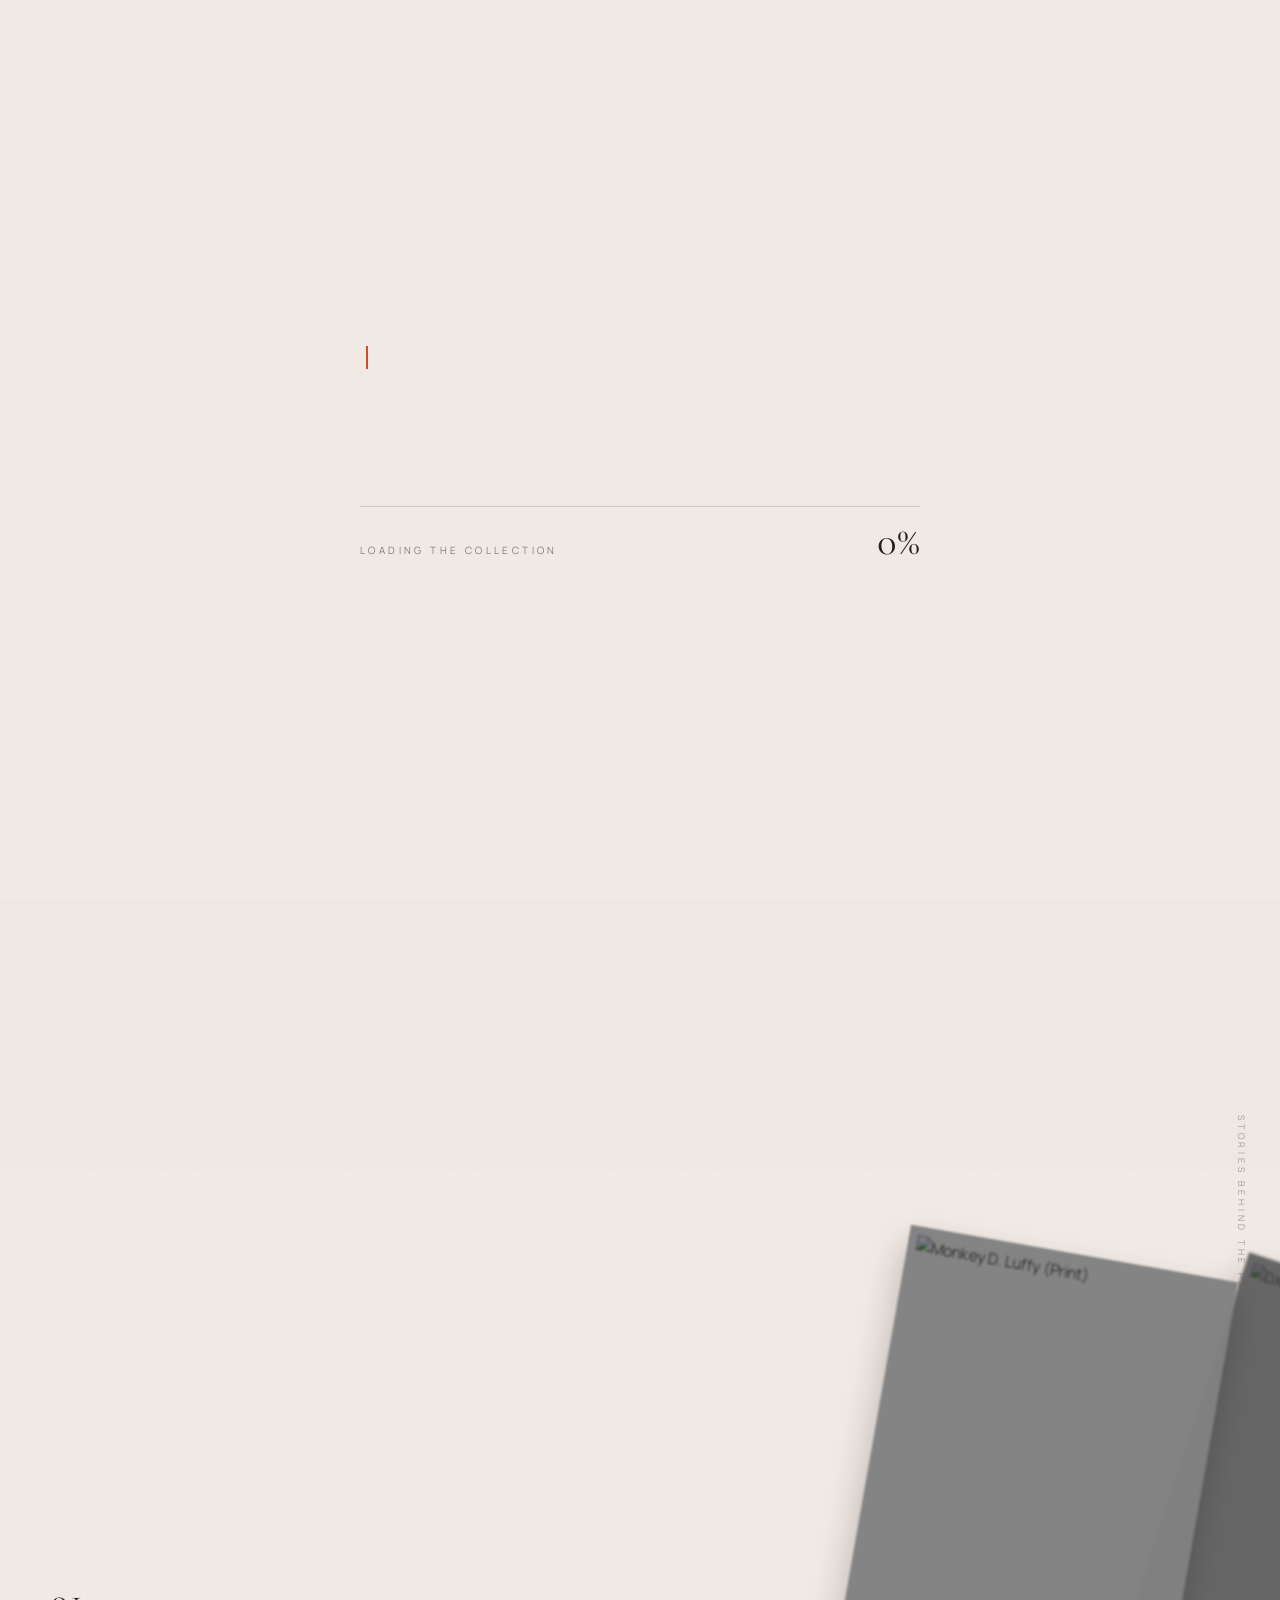
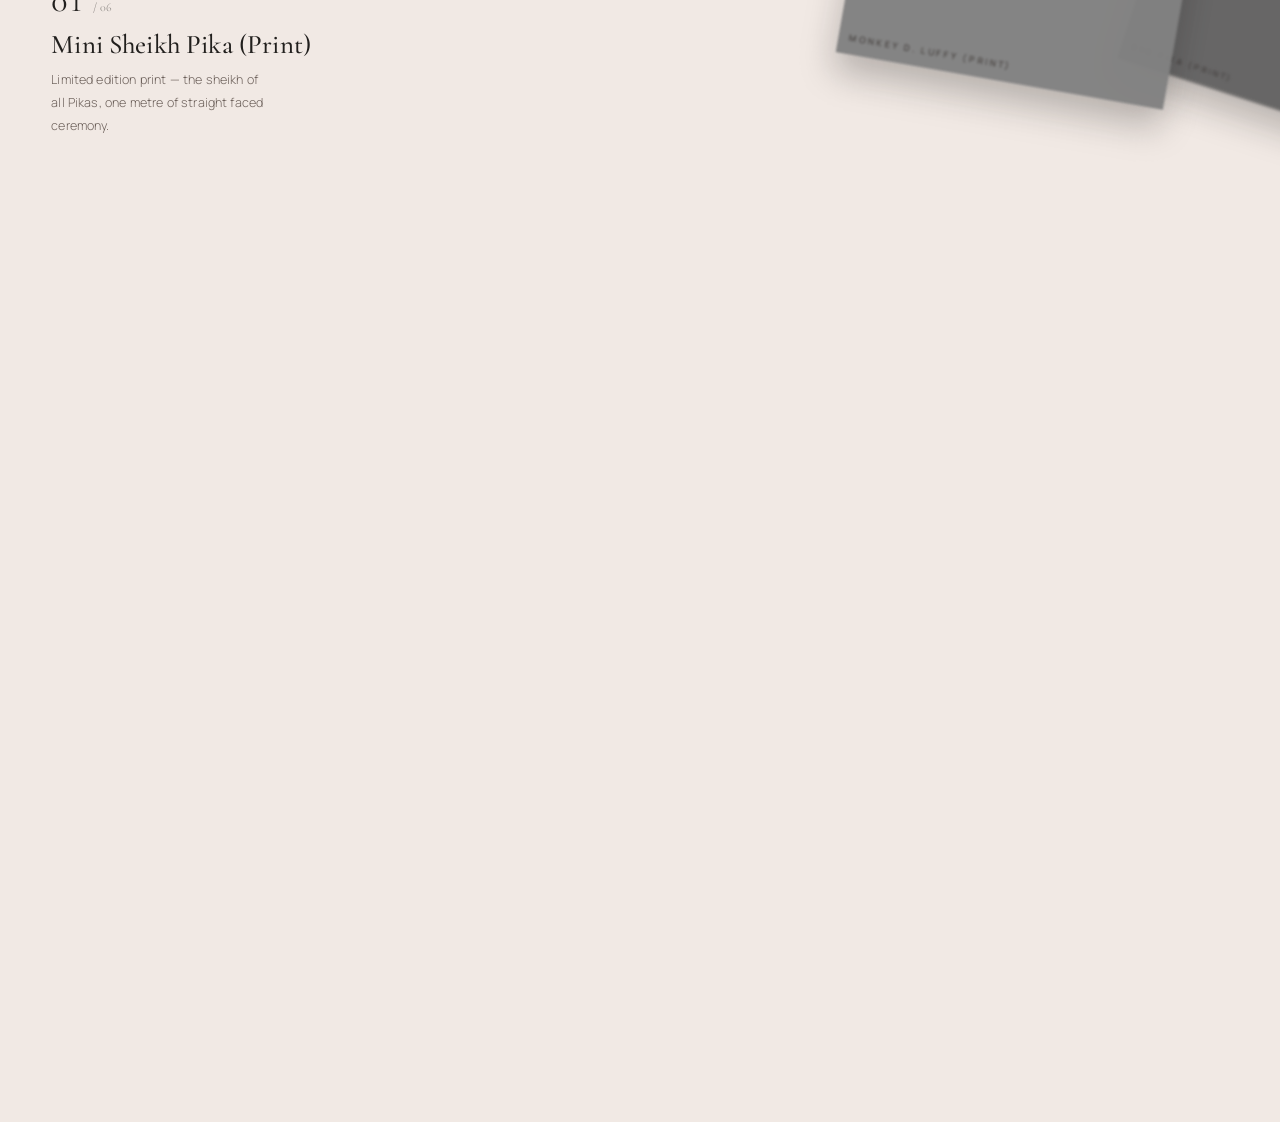
<file: index.html>
<!DOCTYPE html>
<html lang="en">
<meta charset="utf-8">
<title>Dana Habayeb — Art that tells a story</title>
<meta name="viewport" content="width=device-width,initial-scale=1">
<meta http-equiv="refresh" content="0; url=site/index.html">
<link rel="canonical" href="https://navaira-y.github.io/art/site/index.html">
<style>
  html,body{height:100%;margin:0;background:#F1E9E4;color:#6E625C;
    font:400 11px/1.6 system-ui,sans-serif;letter-spacing:.3em;text-transform:uppercase}
  a{color:inherit;position:absolute;left:50%;top:50%;transform:translate(-50%,-50%);
    text-decoration:none;border-bottom:1px solid currentColor;padding-bottom:4px}
</style>
<body><a href="site/index.html">Enter the gallery</a></body>
</html>
</file>
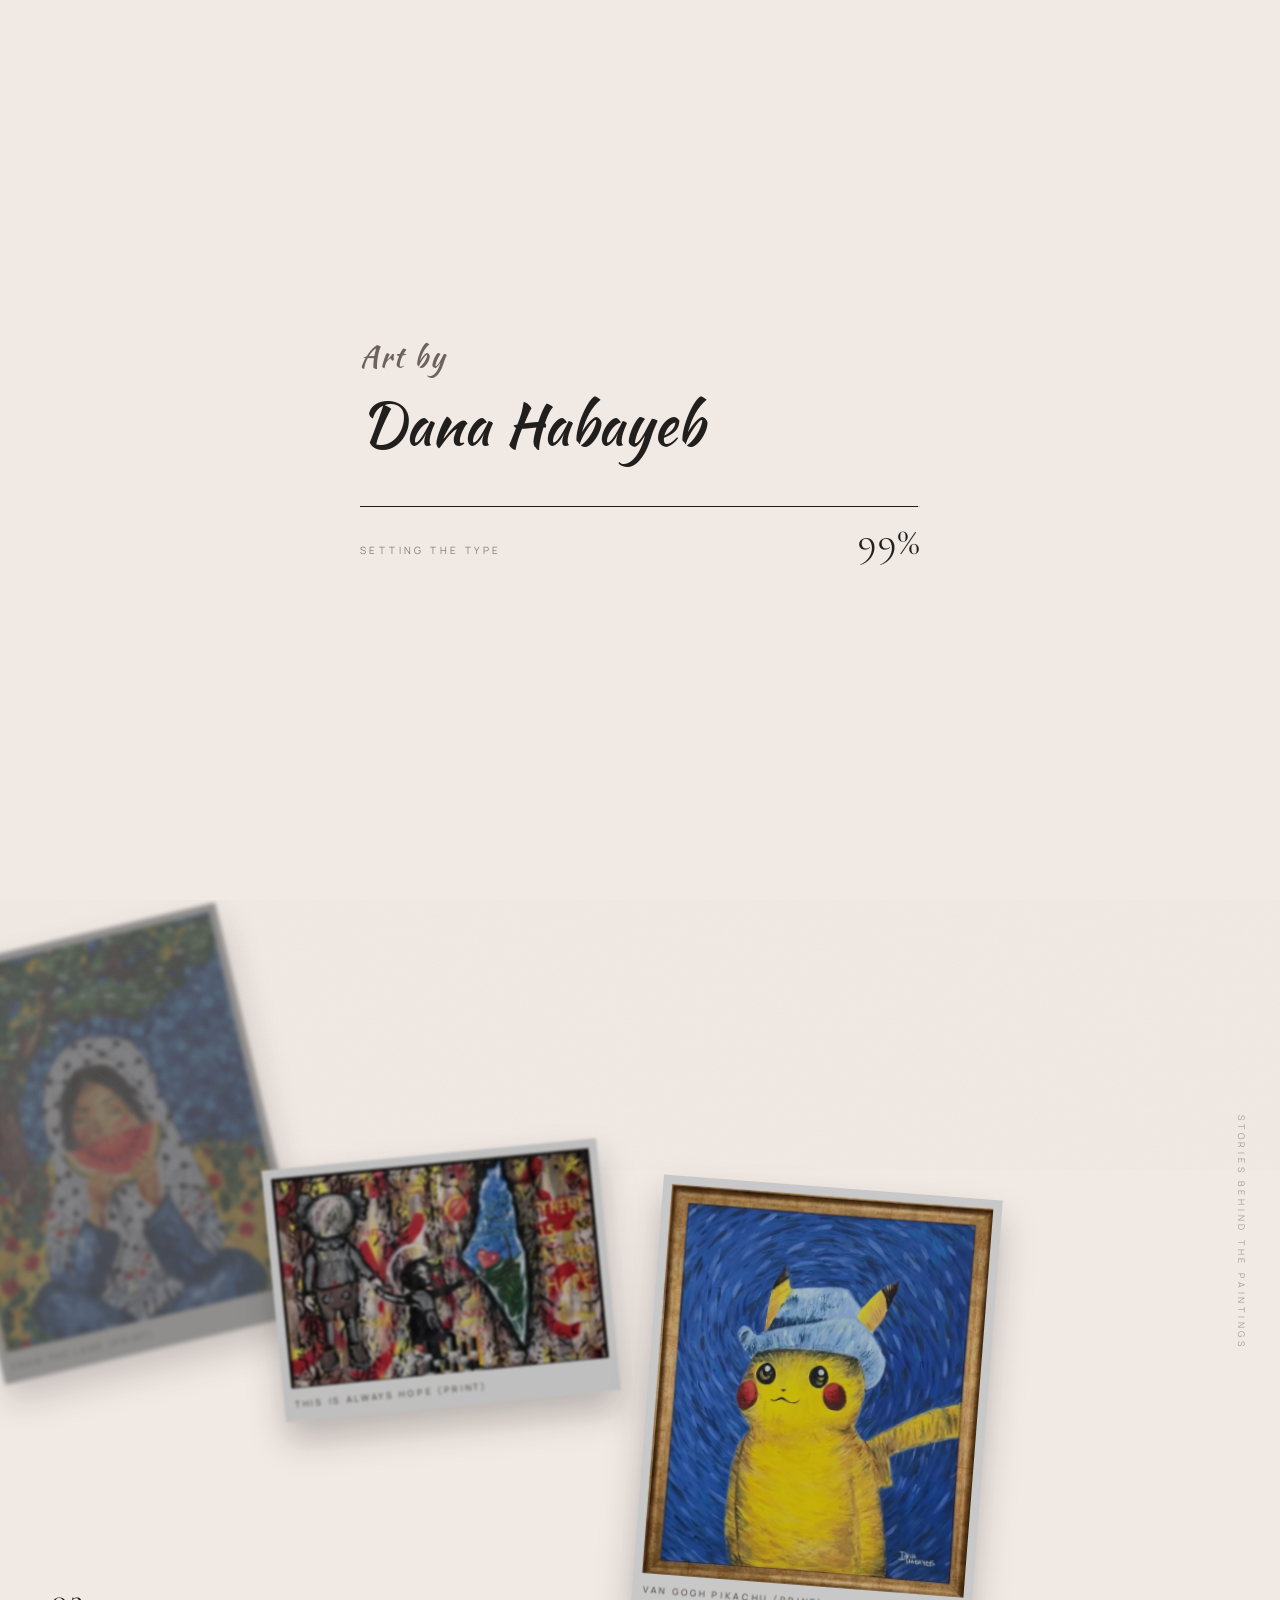
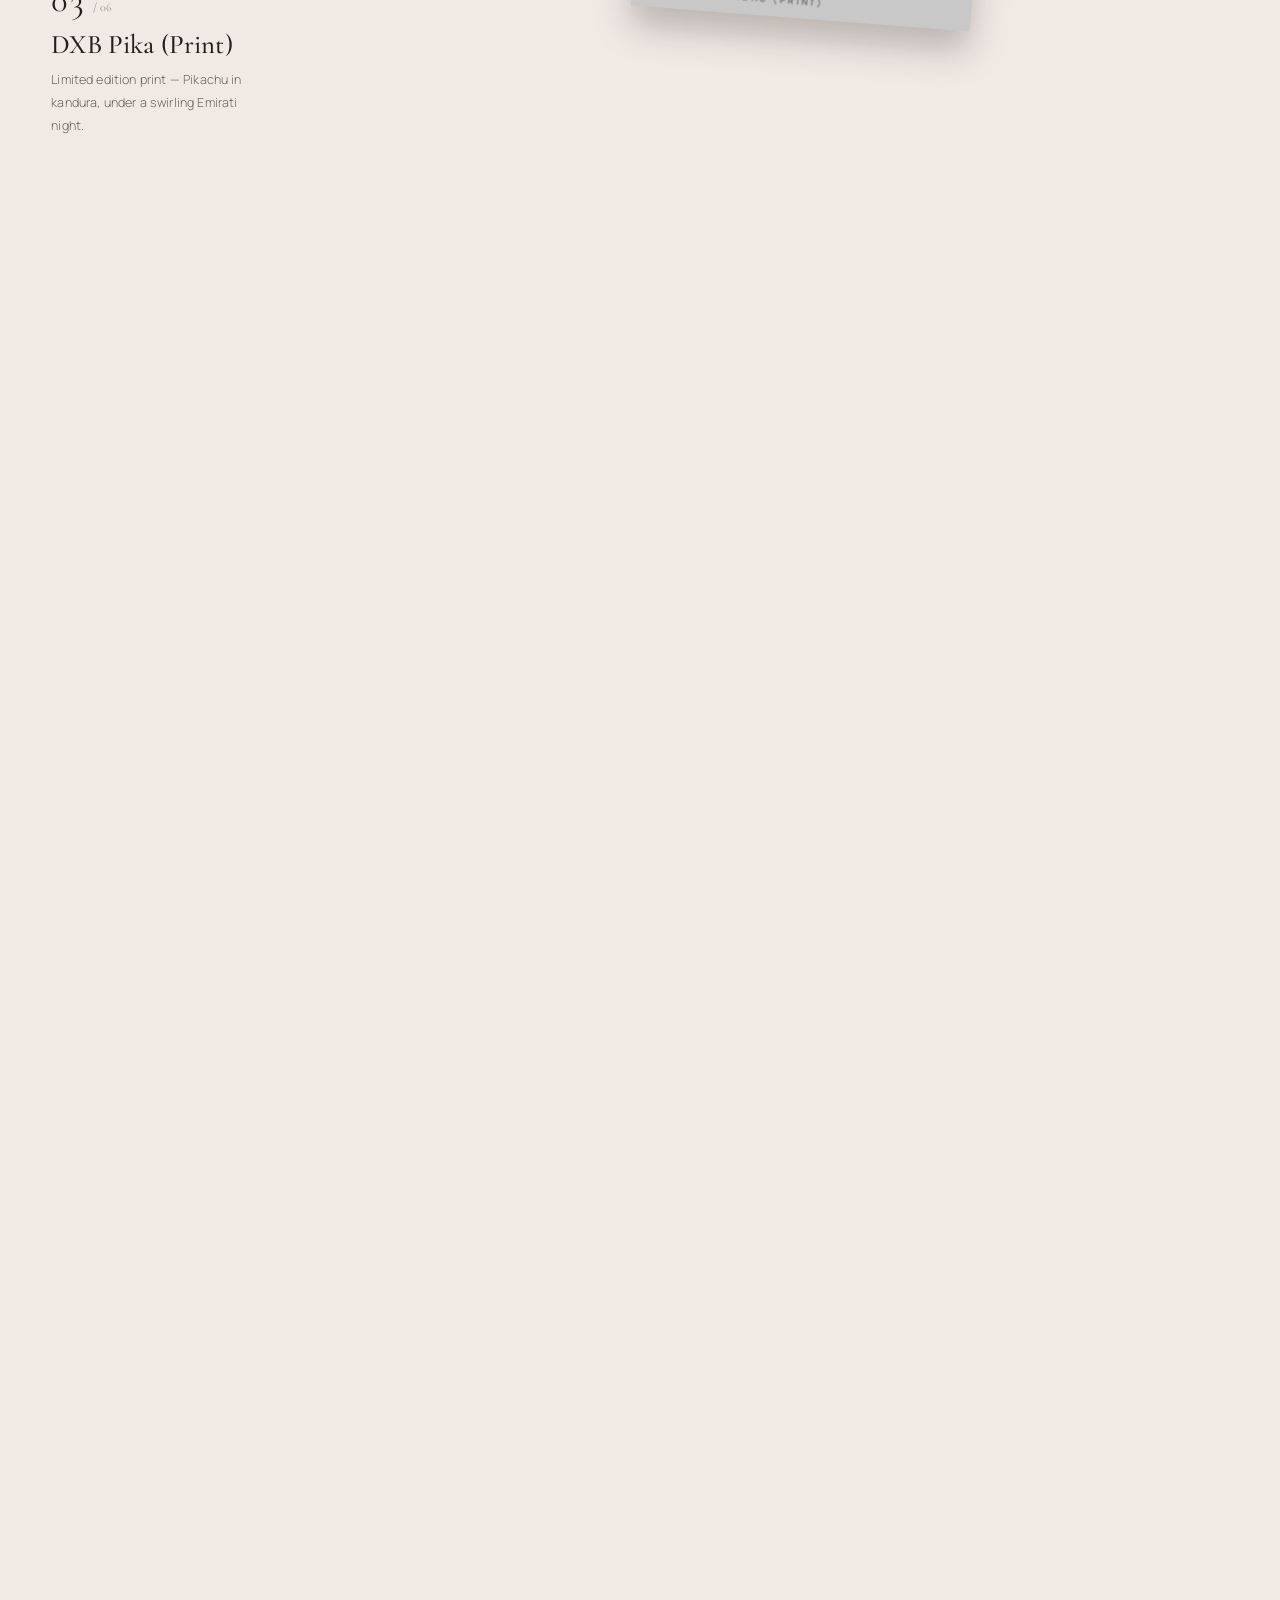
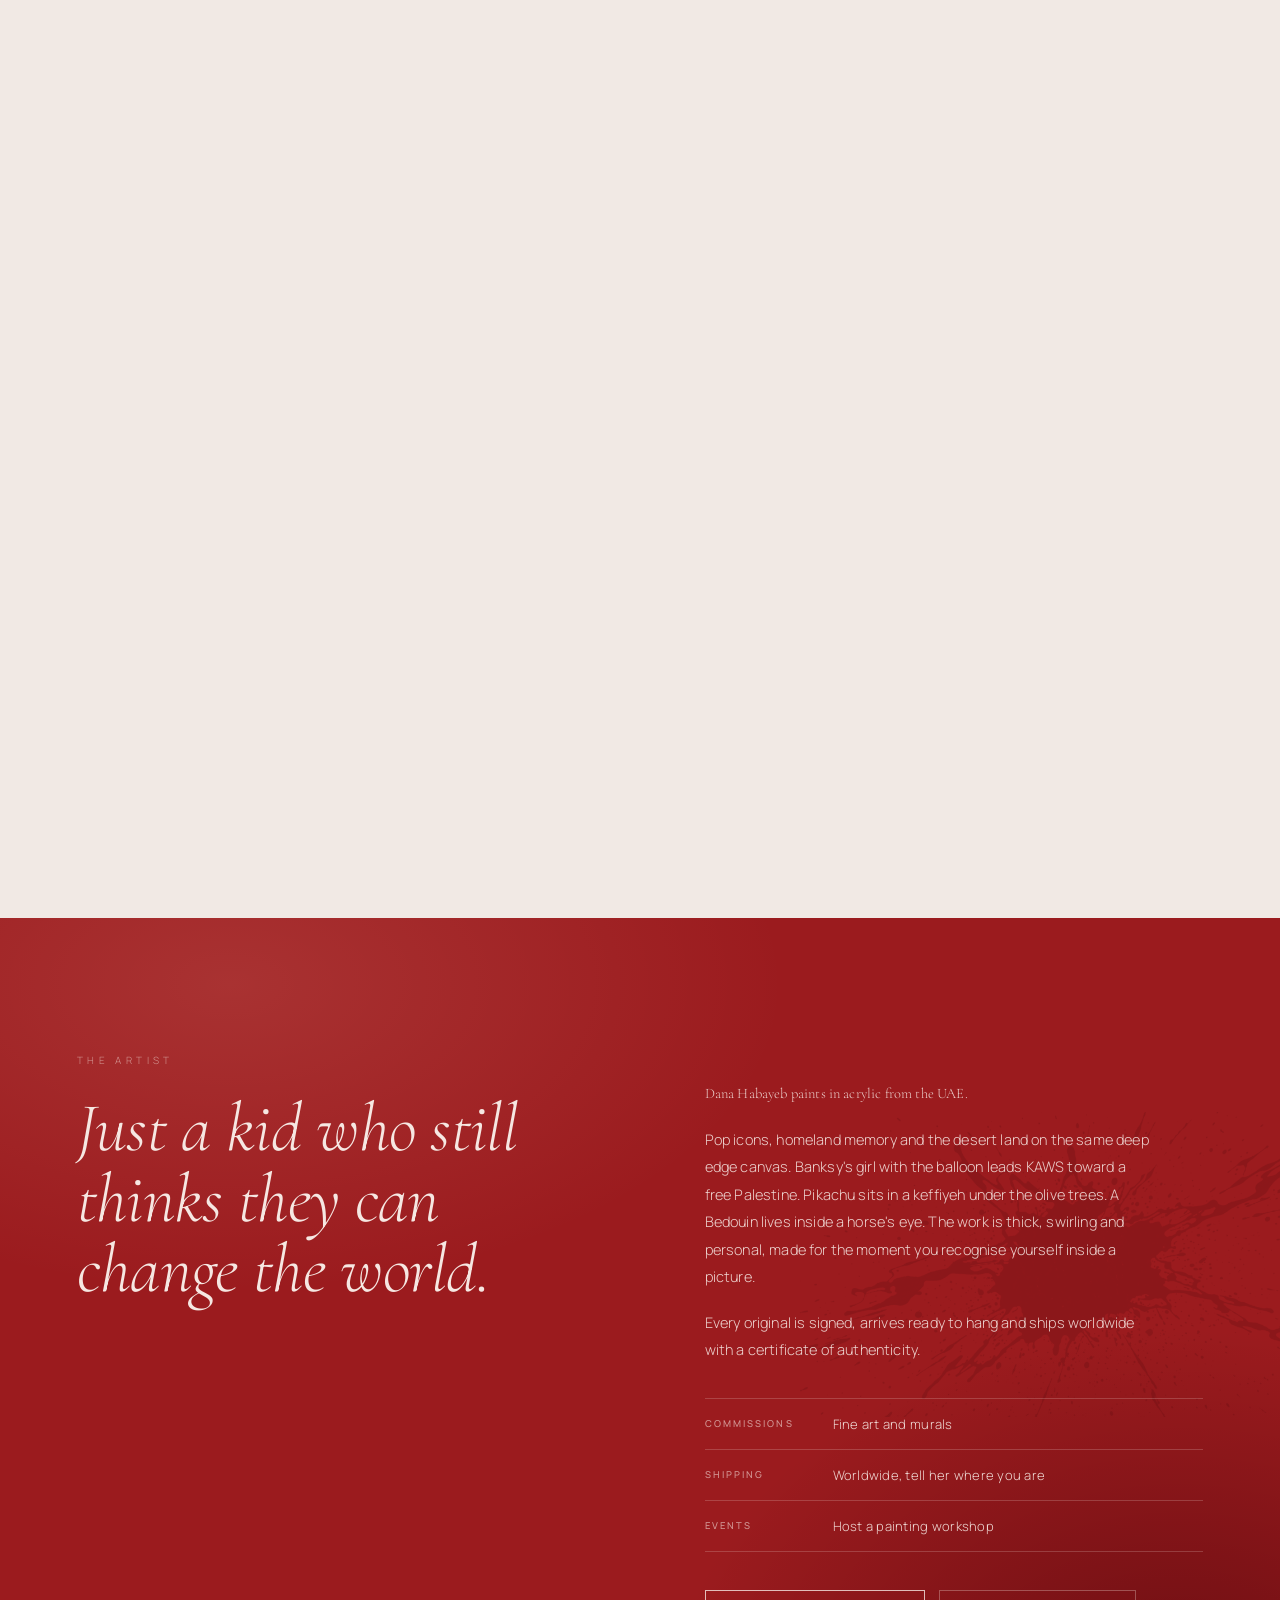
<file: site/index.html>
<!DOCTYPE html>
<html lang="en">
<head>
<meta charset="UTF-8">
<meta name="viewport" content="width=device-width, initial-scale=1.0, viewport-fit=cover">
<title>Dana Habayeb — Art that tells a story</title>
<meta name="description" content="Original acrylic paintings by Dana Habayeb. Pop icons, homeland memory and the desert, painted to be felt. Free worldwide shipping, certificate of authenticity included.">
<meta name="theme-color" content="#F1E9E4">
<link rel="preload" as="font" type="font/woff2" href="assets/fonts/kaushan-400.woff2" crossorigin>
<link rel="preload" as="font" type="font/woff2" href="assets/fonts/cormorant-400.woff2" crossorigin>
<link rel="preload" as="font" type="font/woff2" href="assets/fonts/cormorant-400-italic.woff2" crossorigin>
<link rel="preload" as="font" type="font/woff2" href="assets/fonts/manrope-var.woff2" crossorigin>
<link rel="stylesheet" href="css/style.css">
</head>
<body class="pre">

<!-- ─────────────────────────  LOADING SCREEN  ───────────────────────── -->
<div id="loader" role="status" aria-live="polite">
  <div class="ld-inner">
    <p class="ld-mark" aria-label="Art by Dana Habayeb">
      <span class="ld-line ld-by"><span id="ldBy"></span><i class="ld-caret" id="ldCaretBy"></i></span>
      <span class="ld-line ld-name"><span id="ldType"></span><i class="ld-caret" id="ldCaret"></i></span>
    </p>
    <div class="ld-bar"><span id="ldFill"></span></div>
    <div class="ld-foot">
      <span class="ld-note" id="ldNote">Loading the collection</span>
      <span class="ld-pct"><b id="ldPct">0</b>%</span>
    </div>
  </div>
</div>

<div class="grain" aria-hidden="true"></div>

<!-- the first artwork: leaves the hero collage and lands in the second section -->
<figure class="traveler" id="traveler" aria-hidden="true"><img alt=""><b></b></figure>

<header id="nav">
  <a class="brand" href="#top" data-jump="top"><span>Dana Habayeb</span></a>
  <nav class="links">
    <a href="#stories" data-jump="stories">Stories</a>
    <a href="#gallery" data-jump="gallery">Gallery</a>
    <a href="#about" data-jump="about">About</a>
    <a class="shop" href="https://danahabayeb.art/collections/all" target="_blank" rel="noopener">Shop</a>
  </nav>
</header>

<main id="top">

  <!-- ─────────────────────────  ACT I — HERO  ───────────────────────── -->
  <section class="hero" id="hero">
    <div class="scatter" id="scatter" aria-hidden="true"></div>
    <div class="hero-center">
      <h1 class="hero-head" aria-label="Art that tells a story">
        <span><i>Art that tells</i></span>
        <span><i>a story.</i></span>
      </h1>
      <p class="hero-micro">Original acrylics · Dana Habayeb</p>
    </div>
    <svg class="scribble" viewBox="0 0 260 120" aria-hidden="true">
      <path id="scribblePath" d="M6 18 C 60 2, 96 30, 148 22 C 190 16, 196 44, 178 52 C 160 60, 158 34, 190 40 C 216 46, 208 84, 226 108"
        fill="none" stroke="#C7502B" stroke-width="2.5" stroke-linecap="round"/>
    </svg>
    <div class="hero-cue" aria-hidden="true"><span></span>Scroll</div>
  </section>

  <!-- ───────  ACT II → IV — one pinned stage: cards · circle · paint · hall  ─────── -->
  <section id="journey" aria-label="The collection">
    <div class="stage" id="stage">

      <!-- III / IV : the circular hall, revealed through the iris -->
      <div class="layer hall" id="hall" aria-hidden="true">
        <div class="hall-room">
          <div class="room-wall"></div>
          <div class="room-glow"></div>
          <div class="room-floor"></div>
          <div class="room-pool"></div>
        </div>
        <div class="hall-head">
          <p class="eyebrow">Fifteen originals</p>
          <h2>Art Gallery</h2>
        </div>
        <div class="ring-wrap"><div class="ring" id="ring"></div></div>
        <figure class="echo" id="echo" aria-hidden="true"><img alt=""></figure>
        <div class="hall-cap" id="hallCap">
          <span class="hc-idx"><b id="hcNum">01</b><i>/ 15</i></span>
          <h3 id="hcTitle"></h3>
          <p id="hcLine"></p>
          <p class="hc-meta" id="hcMeta"></p>
        </div>
        <a class="hall-link" id="hallLink" target="_blank" rel="noopener">View on danahabayeb.art</a>
        <div class="hall-dots" id="hallDots" aria-hidden="true"></div>
      </div>

      <!-- II : the second act, on the exact hero beige -->
      <div class="layer act2" id="act2">
        <div class="a2-plate" id="a2Plate">
          <h2 class="a2-word" id="a2Word" aria-hidden="true"></h2>
          <div class="a2-cards" id="a2Cards"></div>
        </div>
        <div class="a2-meta" id="a2Meta">
          <span class="a2-idx"><b id="a2Num">01</b><i>/ 05</i></span>
          <h3 id="a2Title"></h3>
          <p id="a2Line"></p>
        </div>
        <p class="a2-rail" aria-hidden="true">Stories behind the paintings</p>
        <div class="a2-scrim" id="a2Scrim"></div>
      </div>

      <!-- the beige circle: opens over the second act, then irises into the hall -->
      <div class="veil" id="veil"></div>

      <!-- the paint -->
      <div class="paint" id="paint" aria-hidden="true"></div>

      <!-- the red that becomes the About section -->
      <div class="redveil" id="redveil"></div>
    </div>
  </section>

  <!-- ─────────────────────────  ACT V — ABOUT  ───────────────────────── -->
  <section id="about" class="about">
    <div class="ab-grid">
      <div class="ab-left">
        <p class="eyebrow">The artist</p>
        <blockquote>Just a kid who still<br>thinks they can<br>change the world.</blockquote>
      </div>
      <div class="ab-right">
        <p class="ab-lead">Dana Habayeb paints in acrylic from the UAE.</p>
        <p>Pop icons, homeland memory and the desert land on the same deep edge canvas.
        Banksy's girl with the balloon leads KAWS toward a free Palestine. Pikachu sits
        in a keffiyeh under the olive trees. A Bedouin lives inside a horse's eye.
        The work is thick, swirling and personal, made for the moment you recognise
        yourself inside a picture.</p>
        <p>Every original is signed, arrives ready to hang and ships worldwide with a
        certificate of authenticity.</p>
        <ul class="ab-list">
          <li><b>Commissions</b><span>Fine art and murals</span></li>
          <li><b>Shipping</b><span>Worldwide, tell her where you are</span></li>
          <li><b>Events</b><span>Host a painting workshop</span></li>
        </ul>
        <div class="ab-cta">
          <a class="btn" href="https://danahabayeb.art/pages/contact" target="_blank" rel="noopener">Request a commission</a>
          <a class="btn ghost" href="https://danahabayeb.art/collections/all" target="_blank" rel="noopener">Shop the originals</a>
        </div>
      </div>
    </div>
  </section>

</main>

<footer>
  <div class="foot-inner">
    <span class="f-brand">Dana Habayeb</span>
    <span class="f-mid">Art that tells a story.</span>
    <span class="f-right">
      <a href="https://danahabayeb.art/" target="_blank" rel="noopener">danahabayeb.art</a>
      <i>© <span id="yr"></span></i>
    </span>
  </div>
</footer>

<script src="js/manifest.js"></script>
<script src="js/data.js"></script>
<script src="js/main.js"></script>
</body>
</html>
</file>
<file: site/css/style.css>
/* ── self hosted type: no third party request, no flash of fallback ── */
@font-face{font-family:"Cormorant Garamond";font-style:normal;font-weight:300;font-display:block;
  src:url(../assets/fonts/cormorant-300.woff2) format("woff2")}
@font-face{font-family:"Cormorant Garamond";font-style:normal;font-weight:400;font-display:block;
  src:url(../assets/fonts/cormorant-400.woff2) format("woff2")}
@font-face{font-family:"Cormorant Garamond";font-style:normal;font-weight:500;font-display:block;
  src:url(../assets/fonts/cormorant-500.woff2) format("woff2")}
@font-face{font-family:"Cormorant Garamond";font-style:italic;font-weight:300;font-display:block;
  src:url(../assets/fonts/cormorant-300-italic.woff2) format("woff2")}
@font-face{font-family:"Cormorant Garamond";font-style:italic;font-weight:400;font-display:block;
  src:url(../assets/fonts/cormorant-400-italic.woff2) format("woff2")}
@font-face{font-family:"Manrope";font-style:normal;font-weight:200 700;font-display:block;
  src:url(../assets/fonts/manrope-var.woff2) format("woff2-variations")}
@font-face{font-family:"Kaushan Script";font-style:normal;font-weight:400;font-display:block;
  src:url(../assets/fonts/kaushan-400.woff2) format("woff2")}

/* ============================================================================
   Dana Habayeb — one continuous scroll piece.
   Hero beige (--cream) is the reference colour: hero, second act and the
   circle transition all use exactly this value.
   ========================================================================== */
:root{
  --cream:#F1E9E4;          /* HERO BEIGE — the reference colour */
  --cream-2:#E7DCD4;
  --ink:#211F1D;
  --ink-soft:#6E625C;
  --hall:#141210;
  --hall-2:#1D1917;
  --red:#9B1B1E;
  --red-deep:#6E0F14;
  --rust:#C7502B;
  --wine:#8E1420;
  --blue:#37567A;
  --ochre:#C9932F;
  --olive:#6E7A46;
  --p-red:#E43D12;          /* limited-edition palette · headline red   */
  --p-rose:#D6536D;         /* limited-edition palette · rose           */
  --p-orange:#FFA206;       /* limited-edition palette · orange         */
  --p-mustard:#EFB11D;      /* limited-edition palette · mustard        */
  --serif:"Cormorant Garamond",Georgia,serif;
  --sans:"Manrope",system-ui,-apple-system,sans-serif;
  --script:"Kaushan Script",cursive;
  --stage-h:100vh;
}
@supports (height:100svh){ :root{ --stage-h:100svh; } }

*{margin:0;padding:0;box-sizing:border-box}
html{-webkit-text-size-adjust:100%}
body{background:var(--cream);color:var(--ink);font-family:var(--sans);font-weight:300;
  letter-spacing:.01em;overflow-x:hidden;-webkit-font-smoothing:antialiased}
body.pre{overflow:hidden}
img{display:block;max-width:100%}
a{color:inherit;text-decoration:none}
::selection{background:var(--rust);color:var(--cream)}
::-webkit-scrollbar{width:9px}
::-webkit-scrollbar-track{background:#e3d9d3}
::-webkit-scrollbar-thumb{background:#c3b3ab}
::-webkit-scrollbar-thumb:hover{background:var(--rust)}

.eyebrow{font-size:10px;letter-spacing:.44em;text-transform:uppercase;color:var(--ink-soft)}

/* film grain — one static tile, cheap */
.grain{position:fixed;inset:-30%;pointer-events:none;z-index:70;opacity:.05;
  background-image:url("data:image/svg+xml,%3Csvg xmlns='http://www.w3.org/2000/svg' width='260' height='260'%3E%3Cfilter id='n'%3E%3CfeTurbulence type='fractalNoise' baseFrequency='0.85' numOctaves='2' stitchTiles='stitch'/%3E%3CfeColorMatrix type='saturate' values='0'/%3E%3C/filter%3E%3Crect width='260' height='260' filter='url(%23n)'/%3E%3C/svg%3E");
  transform:translate3d(0,0,0);backface-visibility:hidden}

/* ─────────────────────────────  LOADER  ───────────────────────────── */
#loader{position:fixed;inset:0;z-index:120;background:var(--cream);
  display:flex;align-items:center;justify-content:center;padding:0 8vw}
#loader.out{opacity:0;transition:opacity .8s cubic-bezier(.4,0,.2,1);pointer-events:none}
#loader.gone{display:none}
.ld-inner{width:min(560px,100%);text-align:left}
.ld-mark{font-family:var(--script);color:var(--ink);line-height:1.25;margin-bottom:clamp(28px,5vh,48px)}
.ld-mark .ld-line{display:block;min-height:1.25em}
.ld-by{font-size:clamp(19px,2.9vw,29px);color:var(--ink-soft);
  letter-spacing:.06em;margin-bottom:clamp(6px,1.4vh,14px)}
.ld-name{font-size:clamp(34px,6vw,58px)}
.ld-caret{display:inline-block;width:2px;height:.78em;background:var(--rust);margin-left:6px;
  vertical-align:-.06em;animation:blink .8s steps(1) infinite}
.ld-caret.off{opacity:0;animation:none}
@keyframes blink{50%{opacity:0}}
.ld-bar{position:relative;height:1px;background:rgba(33,31,29,.16);overflow:hidden}
.ld-bar span{position:absolute;inset:0 auto 0 0;width:0;background:var(--ink);
  transform-origin:left center}
.ld-foot{display:flex;justify-content:space-between;align-items:baseline;margin-top:14px}
.ld-note{font-size:10px;letter-spacing:.34em;text-transform:uppercase;color:var(--ink-soft)}
.ld-pct{font-family:var(--serif);font-size:clamp(28px,4vw,40px);line-height:1;color:var(--ink);
  font-variant-numeric:tabular-nums}
.ld-pct b{font-weight:400}

/* ─────────────────────────────  NAV  ───────────────────────────── */
#nav{position:fixed;top:0;left:0;right:0;z-index:80;display:flex;justify-content:space-between;
  align-items:center;padding:26px clamp(20px,4vw,52px);
  transition:padding .5s cubic-bezier(.19,1,.22,1),opacity .5s;
  mix-blend-mode:normal;color:var(--ink)}
#nav.tight{padding:16px clamp(20px,4vw,52px)}
#nav.on-dark{color:var(--cream)}
.brand span{font-family:var(--script);font-size:21px;letter-spacing:.01em}
.links{display:flex;gap:clamp(18px,2.4vw,34px);align-items:center;
  font-size:10px;letter-spacing:.26em;text-transform:uppercase}
.links a{position:relative;opacity:.62;transition:opacity .35s}
.links a:hover{opacity:1}
.links a::after{content:"";position:absolute;left:0;bottom:-5px;width:0;height:1px;
  background:currentColor;transition:width .4s cubic-bezier(.19,1,.22,1)}
.links a:hover::after{width:100%}
.links a.shop{opacity:1;border:1px solid currentColor;padding:8px 14px}
.links a.shop::after{display:none}
.links a.shop:hover{background:currentColor}
#nav.on-dark .links a.shop:hover{color:var(--hall)}
#nav:not(.on-dark) .links a.shop:hover{color:var(--cream)}

/* ─────────────────────────────  ACT I — HERO  ───────────────────────── */
.hero{position:relative;height:var(--stage-h);min-height:560px;overflow:hidden;
  display:flex;align-items:center;justify-content:center;background:var(--cream)}
.scatter{position:absolute;inset:0;z-index:1;perspective:900px}
.scatter figure{position:absolute;left:var(--x);top:var(--y);width:var(--w);
  background:#fff;padding:6px;box-shadow:0 8px 18px rgba(33,31,29,.16);
  opacity:0;transform:translate(-50%,-50%);
  will-change:transform,opacity;transform-style:preserve-3d}
.scatter figure img{width:100%;aspect-ratio:1;object-fit:cover}
.hero-center{position:relative;z-index:3;text-align:center;padding:0 6vw;pointer-events:none;
  will-change:transform,opacity}
.hero-head{font-family:var(--serif);font-weight:400;font-size:clamp(46px,7.6vw,124px);
  line-height:.98;letter-spacing:-.005em}
.hero-head span{display:block;overflow:hidden;padding-bottom:.04em}
.hero-head i{display:block;font-style:normal;transform:translateY(112%);
  transition:transform 1.5s cubic-bezier(.16,1,.3,1)}
.hero-head span:nth-child(2) i{transition-delay:.12s}
body.loaded .hero-head i{transform:none}
.hero-micro{margin-top:22px;font-size:10px;letter-spacing:.42em;text-transform:uppercase;
  color:var(--ink-soft);opacity:0;transition:opacity 1s ease .8s}
body.loaded .hero-micro{opacity:1}
.scribble{position:absolute;left:9%;top:52%;width:min(210px,17vw);z-index:2;
  overflow:visible;pointer-events:none}
.scribble path{stroke-dasharray:700;stroke-dashoffset:700;transition:stroke-dashoffset 2s ease 1.1s}
body.loaded .scribble path{stroke-dashoffset:0}
.hero-cue{position:absolute;left:50%;bottom:26px;transform:translateX(-50%);z-index:3;
  font-size:9px;letter-spacing:.34em;text-transform:uppercase;color:var(--ink-soft);
  display:flex;align-items:center;gap:10px;opacity:0;transition:opacity .9s ease 1.4s}
body.loaded .hero-cue{opacity:1}
.hero-cue span{width:34px;height:1px;background:currentColor;position:relative;overflow:hidden}
.hero-cue span::after{content:"";position:absolute;inset:0;background:var(--rust);
  animation:cue 2.4s cubic-bezier(.7,0,.3,1) infinite}
@keyframes cue{0%{transform:translateX(-100%)}60%,100%{transform:translateX(100%)}}

/* ───────────────  THE PINNED STAGE (acts II · III · IV)  ─────────────── */
#journey{position:relative}
.stage{position:sticky;top:0;height:var(--stage-h);overflow:hidden;background:var(--cream)}
.layer{position:absolute;inset:0}

/* ── ACT II — artworks travelling through the frame ── */
.act2{background:var(--cream);z-index:2;will-change:transform,opacity}
.a2-plate{position:absolute;inset:0;perspective:1250px;perspective-origin:52% 46%}
.a2-word{display:none;position:absolute;left:50%;top:47%;width:190vw;text-align:center;
  transform:translate(-50%,-50%);font-family:var(--serif);font-weight:400;font-style:italic;
  font-size:clamp(64px,13.5vw,230px);line-height:.86;letter-spacing:-.02em;color:var(--ink);
  opacity:.11;white-space:nowrap;pointer-events:none;will-change:transform}
.a2-cards{position:absolute;inset:0;
  --cw:min(27vw,392px)}
.a2-card{position:absolute;left:50%;top:50%;margin:0;width:var(--cw);opacity:0;
  background:#fff;padding:9px 9px 9px;box-shadow:0 20px 34px rgba(33,31,29,.26);
  will-change:transform,opacity,filter;backface-visibility:hidden}
.a2-card img{width:100%;aspect-ratio:var(--ar,.8);object-fit:cover}
.a2-card b{display:block;font-size:9px;letter-spacing:.3em;text-transform:uppercase;
  color:var(--ink-soft);font-weight:500;padding:10px 2px 2px}

/* the first artwork shadowing the hero collage on its way into the stage */
.traveler{position:fixed;left:0;top:0;margin:0;z-index:40;pointer-events:none;
  background:#fff;padding:9px;box-shadow:0 20px 34px rgba(33,31,29,.26);
  display:flex;flex-direction:column;overflow:hidden;
  opacity:0;visibility:hidden;transform-origin:50% 50%;
  will-change:transform,width,height,opacity,filter}
.traveler img{flex:1 1 auto;min-height:0;width:100%;object-fit:cover;display:block}
.traveler b{flex:0 0 auto;font-size:9px;letter-spacing:.3em;text-transform:uppercase;
  color:var(--ink-soft);font-weight:500;padding:10px 2px 2px}
.a2-meta{position:absolute;left:clamp(20px,4vw,52px);bottom:clamp(30px,7vh,66px);
  max-width:min(330px,42vw);z-index:4}
.a2-idx{display:flex;align-items:baseline;gap:7px;font-family:var(--serif);color:var(--ink)}
.a2-idx b{font-size:34px;font-weight:400;line-height:1;font-variant-numeric:tabular-nums}
.a2-idx i{font-style:normal;font-size:12px;opacity:.5}
.a2-meta h3{font-family:var(--serif);font-weight:500;font-size:clamp(21px,2.1vw,30px);
  margin:12px 0 8px;line-height:1.1}
.a2-meta p{font-size:12.5px;line-height:1.85;color:var(--ink-soft);max-width:31ch}
.a2-meta .swap{animation:swapin .8s cubic-bezier(.16,1,.3,1)}
@keyframes swapin{from{opacity:0;transform:translateY(18px)}to{opacity:1;transform:none}}
.a2-rail{position:absolute;right:clamp(16px,3vw,40px);top:50%;z-index:4;
  transform:translateY(-50%) rotate(90deg);transform-origin:right center;
  font-size:9px;letter-spacing:.42em;text-transform:uppercase;color:var(--ink-soft);opacity:.7;
  white-space:nowrap}
.a2-scrim{position:absolute;inset:0;opacity:0;pointer-events:none;z-index:90;
  background:linear-gradient(180deg,rgba(24,19,16,.46),rgba(24,19,16,.52)),
             radial-gradient(118% 92% at 50% 48%, rgba(24,19,16,0) 24%, rgba(24,19,16,.40) 100%)}

/* ── the beige circle / iris ── */
.veil{position:absolute;inset:0;z-index:5;background:var(--cream);
  clip-path:circle(0% at 50% 50%);will-change:clip-path;pointer-events:none}

/* ── the paint ── */
.paint{position:absolute;inset:0;z-index:6;pointer-events:none}
.blot{position:absolute;background-color:var(--c);opacity:0;
  -webkit-mask-repeat:no-repeat;mask-repeat:no-repeat;
  -webkit-mask-size:100% 100%;mask-size:100% 100%;
  will-change:transform,clip-path,opacity}

/* ── ACT III / IV — the gallery strip · light cover-flow, limited palette ── */
.hall{z-index:1;background:var(--cream);opacity:0;will-change:opacity}
.hall-room{position:absolute;inset:0;overflow:hidden}
.room-wall{position:absolute;inset:0 0 30% 0;background:
  linear-gradient(180deg,#FBF6F1 0%,#F5EDE6 46%,#F0E7DE 100%)}
.room-glow{position:absolute;left:50%;top:-30%;width:160vw;height:120%;transform:translateX(-50%);
  background:radial-gradient(52% 46% at 50% 40%, rgba(255,162,6,.11), rgba(255,162,6,.03) 44%, transparent 70%)}
.room-floor{position:absolute;inset:70% 0 0 0;background:
  linear-gradient(180deg,#F0E7DE 0%,#F4ECE4 26%,#F8F1EB 100%)}
.room-floor::before{content:"";position:absolute;left:0;right:0;top:0;height:1px;
  background:linear-gradient(90deg,transparent,rgba(33,31,29,.10) 22%,rgba(214,83,109,.30) 50%,rgba(33,31,29,.10) 78%,transparent)}
.room-pool{position:absolute;left:50%;top:58%;width:100vw;height:44vh;transform:translateX(-50%);
  background:radial-gradient(46% 50% at 50% 44%, rgba(214,83,109,.09), rgba(239,177,29,.05) 46%, transparent 72%);
  filter:blur(4px)}
.hall::after{content:"";position:absolute;inset:0;pointer-events:none;z-index:3;
  background:radial-gradient(84% 70% at 50% 44%, transparent 54%, rgba(33,31,29,.15) 100%),
             linear-gradient(0deg, rgba(33,31,29,.09) 0%, rgba(33,31,29,.03) 14%, transparent 28%)}

.hall-head{position:absolute;left:clamp(20px,4vw,52px);top:clamp(92px,13vh,124px);z-index:4;
  color:var(--ink);opacity:0}
.hall-head .eyebrow{color:var(--p-rose);margin-bottom:10px}
.hall-head h2{font-family:var(--serif);font-weight:500;font-size:clamp(26px,3.2vw,46px);
  line-height:1;letter-spacing:.005em;color:var(--p-red)}

.ring-wrap{position:absolute;inset:0;perspective:1400px;perspective-origin:50% 44%;z-index:2}
.ring{position:absolute;left:50%;top:44%;width:0;height:0;transform-style:preserve-3d;
  will-change:transform}
.plate{position:absolute;left:0;top:0;margin:0;padding:7px;background:#fff;border-radius:16px;
  transform-style:preserve-3d;will-change:transform,opacity;backface-visibility:hidden;opacity:0;cursor:pointer;
  box-shadow:0 22px 44px rgba(33,31,29,.16), 0 4px 10px rgba(33,31,29,.08)}
.plate .dim{position:absolute;inset:7px;border-radius:10px;background:#211F1D;opacity:0;pointer-events:none;z-index:2}
.plate img{display:block;width:100%;height:100%;object-fit:cover;border-radius:10px}
.plate b{position:absolute;left:0;right:0;bottom:0;z-index:3;color:#fff;text-align:left;
  font-family:var(--serif);font-weight:500;font-size:clamp(15px,1.5vw,22px);line-height:1.1;
  text-shadow:0 2px 14px rgba(0,0,0,.55);
  padding:clamp(26px,5vh,44px) 16px 14px;
  background:linear-gradient(180deg,transparent,rgba(20,17,16,.42) 58%,rgba(20,17,16,.62))}

.echo{position:absolute;left:50%;top:0;margin:0;transform:translateX(-50%);z-index:1;
  opacity:0;pointer-events:none;will-change:transform,opacity;overflow:hidden}
.echo img{width:100%;height:100%;object-fit:cover;transform:scaleY(-1);
  -webkit-mask-image:linear-gradient(180deg,rgba(0,0,0,.34),transparent 60%);
  mask-image:linear-gradient(180deg,rgba(0,0,0,.34),transparent 60%);filter:blur(2px)}

.hall-cap{position:absolute;left:50%;bottom:clamp(64px,9vh,96px);transform:translateX(-50%);opacity:0;
  width:min(560px,84vw);text-align:center;z-index:4;color:var(--ink)}
.hc-idx{display:inline-flex;align-items:baseline;gap:7px;font-family:var(--serif);
  color:var(--ink-soft)}
.hc-idx b{font-size:15px;font-weight:500;letter-spacing:.1em;font-variant-numeric:tabular-nums;
  color:var(--p-red)}
.hc-idx i{font-style:normal;font-size:11px;opacity:.6}
.hall-cap h3{font-family:var(--serif);font-weight:500;font-size:clamp(28px,3.6vw,50px);
  line-height:1.05;margin:8px 0 10px;color:var(--ink)}
.hall-cap p{font-size:13px;line-height:1.8;color:var(--ink-soft);
  max-width:46ch;margin:0 auto}
.hall-cap .hc-meta{margin-top:13px;font-size:9.5px;letter-spacing:.28em;text-transform:uppercase;
  color:var(--p-rose);opacity:.85}
.hall-cap.swap h3,.hall-cap.swap p,.hall-cap.swap .hc-idx{animation:swapin .75s cubic-bezier(.16,1,.3,1)}
.hall-link{position:absolute;right:clamp(20px,4vw,52px);bottom:clamp(64px,9vh,96px);z-index:4;opacity:0;
  font-size:9px;letter-spacing:.28em;text-transform:uppercase;color:var(--p-red);
  border-bottom:1px solid rgba(228,61,18,.35);padding-bottom:5px;transition:color .35s,border-color .35s}
.hall-link:hover{color:#B73210;border-color:#B73210}
.hall-dots{position:absolute;left:50%;bottom:clamp(20px,3.6vh,46px);transform:translateX(-50%);
  z-index:4;display:flex;gap:9px;align-items:center;opacity:0}
.hall-dots i{width:7px;height:7px;border-radius:99px;background:rgba(33,31,29,.16);cursor:pointer;
  transition:width .35s cubic-bezier(.16,1,.3,1),background .35s}
.hall-dots i:hover{background:var(--p-orange)}
.hall-dots i.on{width:24px;background:var(--p-red)}

/* ── the red that becomes About ── */
.redveil{position:absolute;inset:0;z-index:8;background:var(--red);
  clip-path:circle(0% at 50% 50%);will-change:clip-path;pointer-events:none}

/* ─────────────────────────────  ACT V — ABOUT  ───────────────────────── */
.about{position:relative;background:var(--red);color:#F6E7E2;
  padding:clamp(90px,15vh,170px) clamp(20px,6vw,90px) clamp(80px,12vh,130px);overflow:hidden}
.about::before{content:"";position:absolute;inset:0;pointer-events:none;
  background:radial-gradient(70% 60% at 18% 8%, rgba(255,190,170,.14), transparent 62%),
             radial-gradient(60% 70% at 92% 96%, rgba(60,0,6,.5), transparent 66%)}
.about::after{content:"";position:absolute;right:-6%;top:8%;width:min(560px,52vw);aspect-ratio:1;
  pointer-events:none;opacity:.16;background-color:#3C0308;
  -webkit-mask:var(--ab-blot) center/contain no-repeat;mask:var(--ab-blot) center/contain no-repeat}
.ab-grid{position:relative;z-index:2;max-width:1240px;margin:0 auto;display:grid;
  grid-template-columns:1.05fr .95fr;gap:clamp(36px,6vw,90px);align-items:start}
.about .eyebrow{color:rgba(246,231,226,.55)}
.ab-left blockquote{font-family:var(--serif);font-weight:300;font-style:italic;
  font-size:clamp(38px,5.4vw,84px);line-height:1.02;letter-spacing:-.01em;margin-top:26px}
.ab-right{padding-top:clamp(8px,3vh,42px)}
.ab-lead{font-family:var(--serif);font-size:clamp(21px,2.2vw,30px);line-height:1.35;
  margin-bottom:22px}
.ab-right p{font-size:14.5px;line-height:1.9;color:rgba(246,231,226,.88);margin-bottom:18px;max-width:50ch}
.ab-list{list-style:none;margin:34px 0 0;border-top:1px solid rgba(246,231,226,.2)}
.ab-list li{display:flex;gap:20px;padding:16px 0;border-bottom:1px solid rgba(246,231,226,.2);
  font-size:13px;letter-spacing:.02em}
.ab-list b{flex:0 0 108px;font-weight:500;letter-spacing:.22em;text-transform:uppercase;font-size:9.5px;
  padding-top:2px;color:rgba(246,231,226,.6)}
.ab-list span{color:rgba(246,231,226,.92)}
.ab-cta{display:flex;gap:14px;flex-wrap:wrap;margin-top:38px}
.btn{border:1px solid rgba(246,231,226,.8);color:#F6E7E2;padding:15px 26px;font-size:10px;
  letter-spacing:.26em;text-transform:uppercase;transition:background .4s,color .4s}
.btn:hover{background:#F6E7E2;color:var(--red)}
.btn.ghost{border-color:rgba(246,231,226,.3)}
.btn.ghost:hover{background:transparent;border-color:#F6E7E2;color:#F6E7E2}

/* ─────────────────────────────  FOOTER  ───────────────────────────── */
footer{background:var(--red-deep);color:rgba(246,231,226,.75);
  padding:clamp(26px,4vh,40px) clamp(20px,6vw,90px)}
.foot-inner{max-width:1240px;margin:0 auto;display:flex;justify-content:space-between;
  align-items:center;gap:20px;flex-wrap:wrap;font-size:10px;letter-spacing:.26em;text-transform:uppercase}
.f-brand{font-family:var(--script);font-size:17px;letter-spacing:0;text-transform:none;color:#F6E7E2}
.f-mid{font-family:var(--serif);font-style:italic;font-size:15px;letter-spacing:.02em;
  text-transform:none;color:rgba(246,231,226,.9)}
.f-right{display:flex;gap:18px;align-items:center}
.f-right a{transition:color .3s}
.f-right a:hover{color:#F6E7E2}
.f-right i{font-style:normal;opacity:.55}

/* ─────────────────────────────  RESPONSIVE  ───────────────────────── */
@media (max-width:1024px){
  .a2-meta{max-width:min(300px,50vw)}
  .hall-head{top:clamp(80px,11vh,110px)}
}
@media (max-width:760px){
  .links a:not(.shop){display:none}
  #nav{padding:18px 20px}
  .scribble{left:8%;top:62%;width:34vw}
  .hero-head{font-size:clamp(40px,11.5vw,70px)}
  .a2-word{font-size:clamp(52px,19vw,120px);top:34%}
  .a2-cards{--cw:min(64vw,330px)}
  .a2-card{margin-top:-5vh}
  .a2-meta{left:20px;right:20px;bottom:24px;max-width:none}
  .a2-meta p{max-width:none;font-size:12px;line-height:1.75}
  .a2-rail{display:none}
  .hall-head{left:20px;top:84px}
  .hall-cap{bottom:60px;width:calc(100% - 40px)}
  .hall-cap h3{font-size:26px}
  .hall-cap p{font-size:12px}
  .hall-link{left:20px;right:auto;bottom:calc(60px + 130px)}
  .hall-dots{bottom:16px;gap:7px}
  .hall-dots i{width:6px;height:6px}
  .hall-dots i.on{width:18px}
  .plate b{font-size:14px;padding:clamp(18px,4vh,30px) 12px 10px}
  .ab-grid{grid-template-columns:1fr;gap:38px}
  .ab-left blockquote{font-size:clamp(34px,10vw,52px)}
  .ab-list b{flex-basis:88px}
  .foot-inner{justify-content:flex-start;gap:14px}
  .about::after{width:80vw;right:-24%;top:auto;bottom:2%}
}
@media (max-width:420px){
  .hall-link{display:none}
  .hall-dots{display:none}
}

/* ─────────────────────────  REDUCED MOTION  ───────────────────────── */
@media (prefers-reduced-motion: reduce){
  .hero-cue span::after{animation:none}
  .hero-head i{transform:none}
  .scribble path{stroke-dashoffset:0;transition:none}
  .scatter figure{opacity:1;transform:translate(-50%,-50%)}
  .a2-meta .swap,.hall-cap.swap h3,.hall-cap.swap p,.hall-cap.swap .hc-idx{animation:none}
}
</file>
